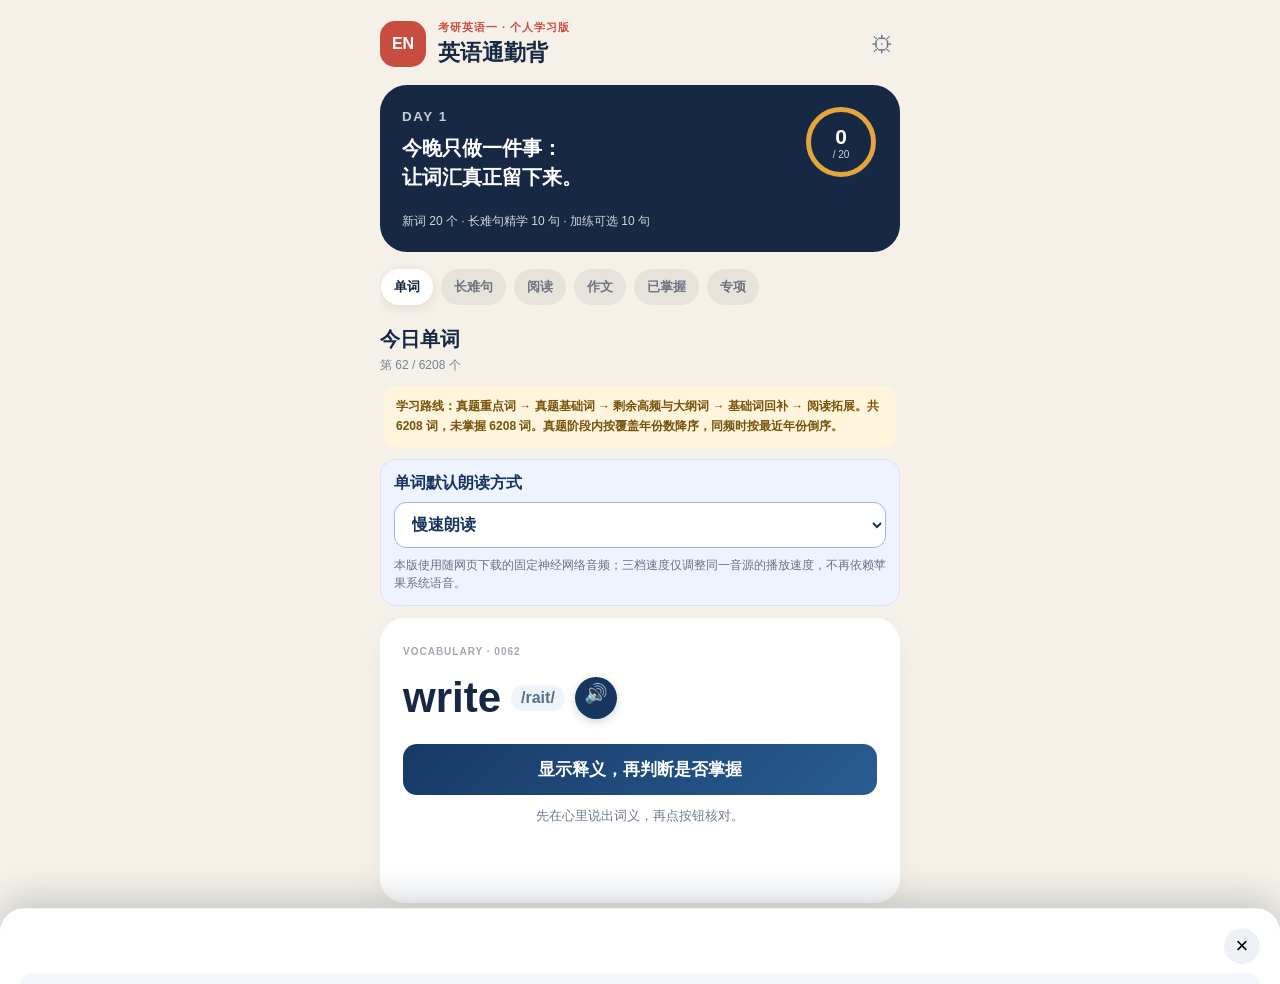
<file: index.html>
<!doctype html>
<html lang="zh-CN">
<head>
<meta charset="utf-8">
<meta name="viewport" content="width=device-width,initial-scale=1,viewport-fit=cover">
<meta name="theme-color" content="#172844">
<meta name="apple-mobile-web-app-capable" content="yes">
<meta name="apple-mobile-web-app-status-bar-style" content="black-translucent">
<meta name="apple-mobile-web-app-title" content="英语通勤背">
<title>考研英语一 · 通勤背</title>
<link rel="manifest" href="./manifest.webmanifest">
<link rel="icon" href="./icon.svg">
<link rel="stylesheet" href="./styles.css">
<link rel="stylesheet" href="./content-upgrade.css">
<link rel="stylesheet" href="./audio-upgrade.css">
<link rel="stylesheet" href="./wife-upgrade.css">
<link rel="stylesheet" href="./tap-dictionary.css">
<link rel="stylesheet" href="./layout-fix.css">
<link rel="stylesheet" href="./queue-fix.css">
<link rel="stylesheet" href="./word-auto-read.css">
<link rel="stylesheet" href="./exam-priority-ui.css">
<link rel="stylesheet" href="./word-inline-controls.css">
<link rel="stylesheet" href="./recall-layout.css">
<link rel="stylesheet" href="./offline-cache.css">
<link rel="stylesheet" href="./special-study.css">
</head>
<body>
<main class="page">
<header>
<div class="brand">EN</div>
<div>
<p>考研英语一 · 个人学习版</p>
<h1>英语通勤背</h1>
</div>
<button id="setting" class="gear">⚙</button>
</header>
<section class="hero">
<div>
<small id="today">DAY 1</small>
<h2>今晚只做一件事：<br>让词汇真正留下来。</h2>
</div>
<div class="ring">
<b id="done">0</b>
<span>/ 20</span>
</div>
<p id="tip">新词 20 个 · 长难句精学 10 句 · 加练可选 10 句</p>
</section>
<nav id="nav">
<button data-page="words" class="on">单词</button>
<button data-page="sentences">长难句</button>
<button data-page="reading">阅读</button>
<button data-page="writing">作文</button>
<button data-page="mastered">已掌握</button>
<button data-page="specialStudy">专项</button>
</nav>
<section id="words" class="screen">
<div class="section-head">
<div>
<h2>今日单词</h2>
<p id="wordProgress">第 1 / 5529 个</p>
</div>
<button id="listenWord" class="audio">🔊 ×3</button>
</div>
<article class="card word">
<small id="wordNo">VOCABULARY · 001</small>
<h3 id="word">acquire</h3>
<b id="phonetic">/əˈkwaɪə(r)/</b>
<h4 id="meaning">v. 获得；习得</h4>
<p id="note" class="note">
</p>
<button id="listenExample" class="quote">
<strong id="example">
</strong>
<span id="translation">
</span>
<em>点此朗读例句</em>
</button>
<div class="actions">
<button data-mark="again" class="red">不会</button>
<button data-mark="hard" class="yellow">模糊</button>
<button data-mark="master" class="green">掌握</button>
</div>
</article>
<p class="rule">点击“不会”或“模糊”的词会留在当前阶段继续出现；点击“掌握”后跳过。标记结果仅保存在本机。</p>
</section>
<section id="sentences" class="screen hide">
<div class="section-head">
<div>
<h2>长难句精学</h2>
<p>建议每天精学 10 句；剩余为加练</p>
</div>
<button id="nextSentence" class="audio">下一句</button>
</div>
<article class="card">
<small id="sentenceTag">精学 1 / 10</small>
<h3 id="sentenceEn" class="sentence">
</h3>
<div class="analysis">
<b>① 主干</b>
<p id="sentenceMain">
</p>
<b>② 结构拆解</b>
<p id="sentenceStructure">
</p>
<b>③ 译文</b>
<p id="sentenceZh">
</p>
<b>④ 朗读断句</b>
<p id="sentenceRead">
</p>
</div>
<button id="listenSentence" class="wide-audio">🔊 听一句</button>
</article>
<p class="rule">这些句子为原创考研英语一风格训练句；真题短摘录只用于标注语感来源，不替代原卷精读。</p>
</section>
<section id="reading" class="screen hide">
<div class="section-head">
<div>
<h2>阅读精析</h2>
<p>真题主题训练 · 原创短文与解析</p>
</div>
<button id="nextReading" class="audio">换主题</button>
</div>
<article class="card">
<small id="readingTag">
</small>
<h3 id="readingTitle">
</h3>
<p id="readingText" class="reading-text">
</p>
<div class="analysis">
<b>短摘录（来自你提供的真题）</b>
<p id="excerpt">
</p>
<b>阅读抓手</b>
<p id="readingGuide">
</p>
<b>高频词</b>
<p id="readingWords">
</p>
</div>
</article>
</section>
<section id="writing" class="screen hide">
<div class="section-head">
<div>
<h2>作文背诵库</h2>
<p>按自己的节奏背，不强制一天一篇</p>
</div>
<button id="nextEssay" class="audio">换一篇</button>
</div>
<article class="card">
<small id="essayTag">
</small>
<h3 id="essayTitle">
</h3>
<p id="essayText" class="essay">
</p>
<div class="analysis">
<b>可直接替换的骨架</b>
<p id="essayFrame">
</p>
<b>建议背法</b>
<p>第一天听读、理解和划分三段；第二天遮住中文复述；第三天默写并替换主题词。</p>
</div>
<button id="listenEssay" class="wide-audio">🔊 听范文</button>
</article>
</section>
<section id="mastered" class="screen hide">
<div class="section-head">
<div>
<h2>已掌握词表</h2>
<p id="masteredCount">0 个</p>
</div>
<button id="resetProgress" class="audio">清空进度</button>
</div>
<article class="card">
<div id="masteredList" class="chips">暂未掌握单词。先完成今天的词卡。</div>
</article>
</section>
<section id="specialStudy" class="screen hide special-study-screen">
<div class="section-head">
<div><h2>专项学习中心</h2><p>词根词缀 · 作文话题 · 英译汉 · 卫生综合</p></div>
</div>
<div class="special-tabs" role="tablist">
<button class="on" data-special="roots">词根词缀</button>
<button data-special="topics">话题词汇</button>
<button data-special="translation">英译汉</button>
<button data-special="medical">卫生综合</button>
</div>
<div class="study-actions special-primary-links">
<a class="primary" href="./english-expansion.html">英语一词根与话题真题扩展</a>
<a class="primary" href="./medical353.html">353章节知识与题库</a>
</div>
<article id="specialPanel" class="card special-panel" aria-live="polite"></article>
</section>
<section id="settings" class="modal hide">
<div class="modal-body">
<button id="close" class="close">×</button>
<h2>学习设置</h2>
<label>每日新词 <select id="goal">
<option>10</option>
<option selected>20</option>
<option>30</option>
<option>50</option>
</select> 个</label>
<p>当前收录 5529 个考研英语大纲词头，按综合语料词频学习；既有学习记录会自动迁移。</p>
<p>真题模块仅放少量必要摘录，其余为原创改写、分析和范文。</p>
<div class="offline-cache-box"><b>离线使用</b><p id="offlineCacheStatus">正在检查缓存状态…</p><button id="offlineCacheToggle">清理离线文件缓存</button><p>清理缓存不会删除背词进度；以后仍想离线使用，可在这里重新开启。</p></div>
</div>
</section>
</main>
<script src="./vocabulary-data.js">
</script>
<script src="./app.js">
</script>
<script src="./content-upgrade.js">
</script>
<script src="./audio-upgrade.js">
</script>
<script src="./wife-upgrade.js">
</script>
<script src="./tap-dictionary.js">
</script>
<script src="./vocabulary-ui.js">
</script>
<script src="./base-extras.js"></script>
<script src="./exam-priority-data.js"></script>
<script src="./priority-order.js"></script>
<script src="./top-reading.js"></script>
<script src="./word-auto-read.js"></script>
<script src="./exam-priority-ui.js"></script>
<script src="./queue-fix.js">
</script>
<script src="./phonetic-data.js"></script>
<script src="./word-inline-controls.js"></script>
<script src="./full-dictionary-data.js"></script>
<script src="./dictionary-expansion.js"></script>
<script src="./recall-layout.js"></script>
<script src="./offline-cache.js"></script>
<script src="./fixed-audio.js"></script>
<script src="./special-study.js"></script>
</body>
</html>
</file>
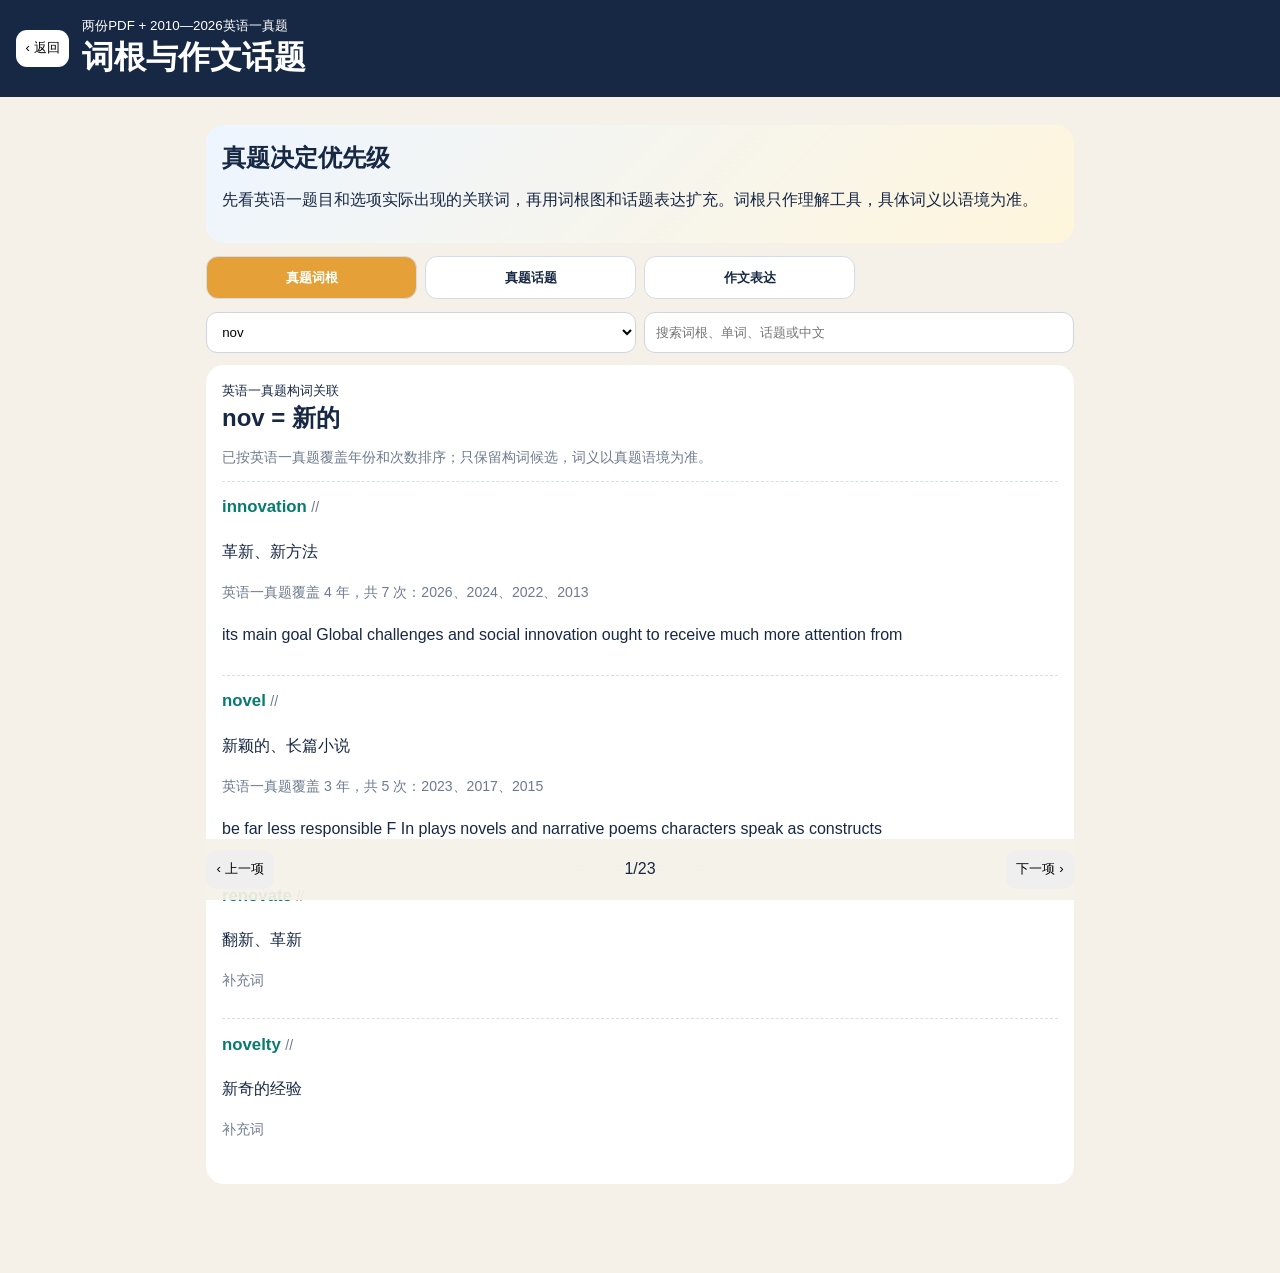
<file: english-expansion.html>
<!doctype html><html lang="zh-CN"><head><meta charset="utf-8"><meta name="viewport" content="width=device-width,initial-scale=1,viewport-fit=cover"><title>英语一词根与话题真题扩展</title><link rel="stylesheet" href="study-detail.css"></head><body><header><button onclick="history.back()">‹ 返回</button><div><small>两份PDF + 2010—2026英语一真题</small><h1>词根与作文话题</h1></div></header><main><section class="hero"><h2>真题决定优先级</h2><p>先看英语一题目和选项实际出现的关联词，再用词根图和话题表达扩充。词根只作理解工具，具体词义以语境为准。</p></section><div class="tabs"><button class="on" data-tab="roots">真题词根</button><button data-tab="topics">真题话题</button><button data-tab="source">作文表达</button></div><div class="tools"><select id="chooser"></select><input id="search" placeholder="搜索词根、单词、话题或中文"></div><section id="content"></section><div class="pager"><button id="prev">‹ 上一项</button><span id="pageInfo"></span><button id="next">下一项 ›</button></div></main><script src="english-expansion-data.js"></script><script src="english-expansion.js"></script></body></html>
</file>
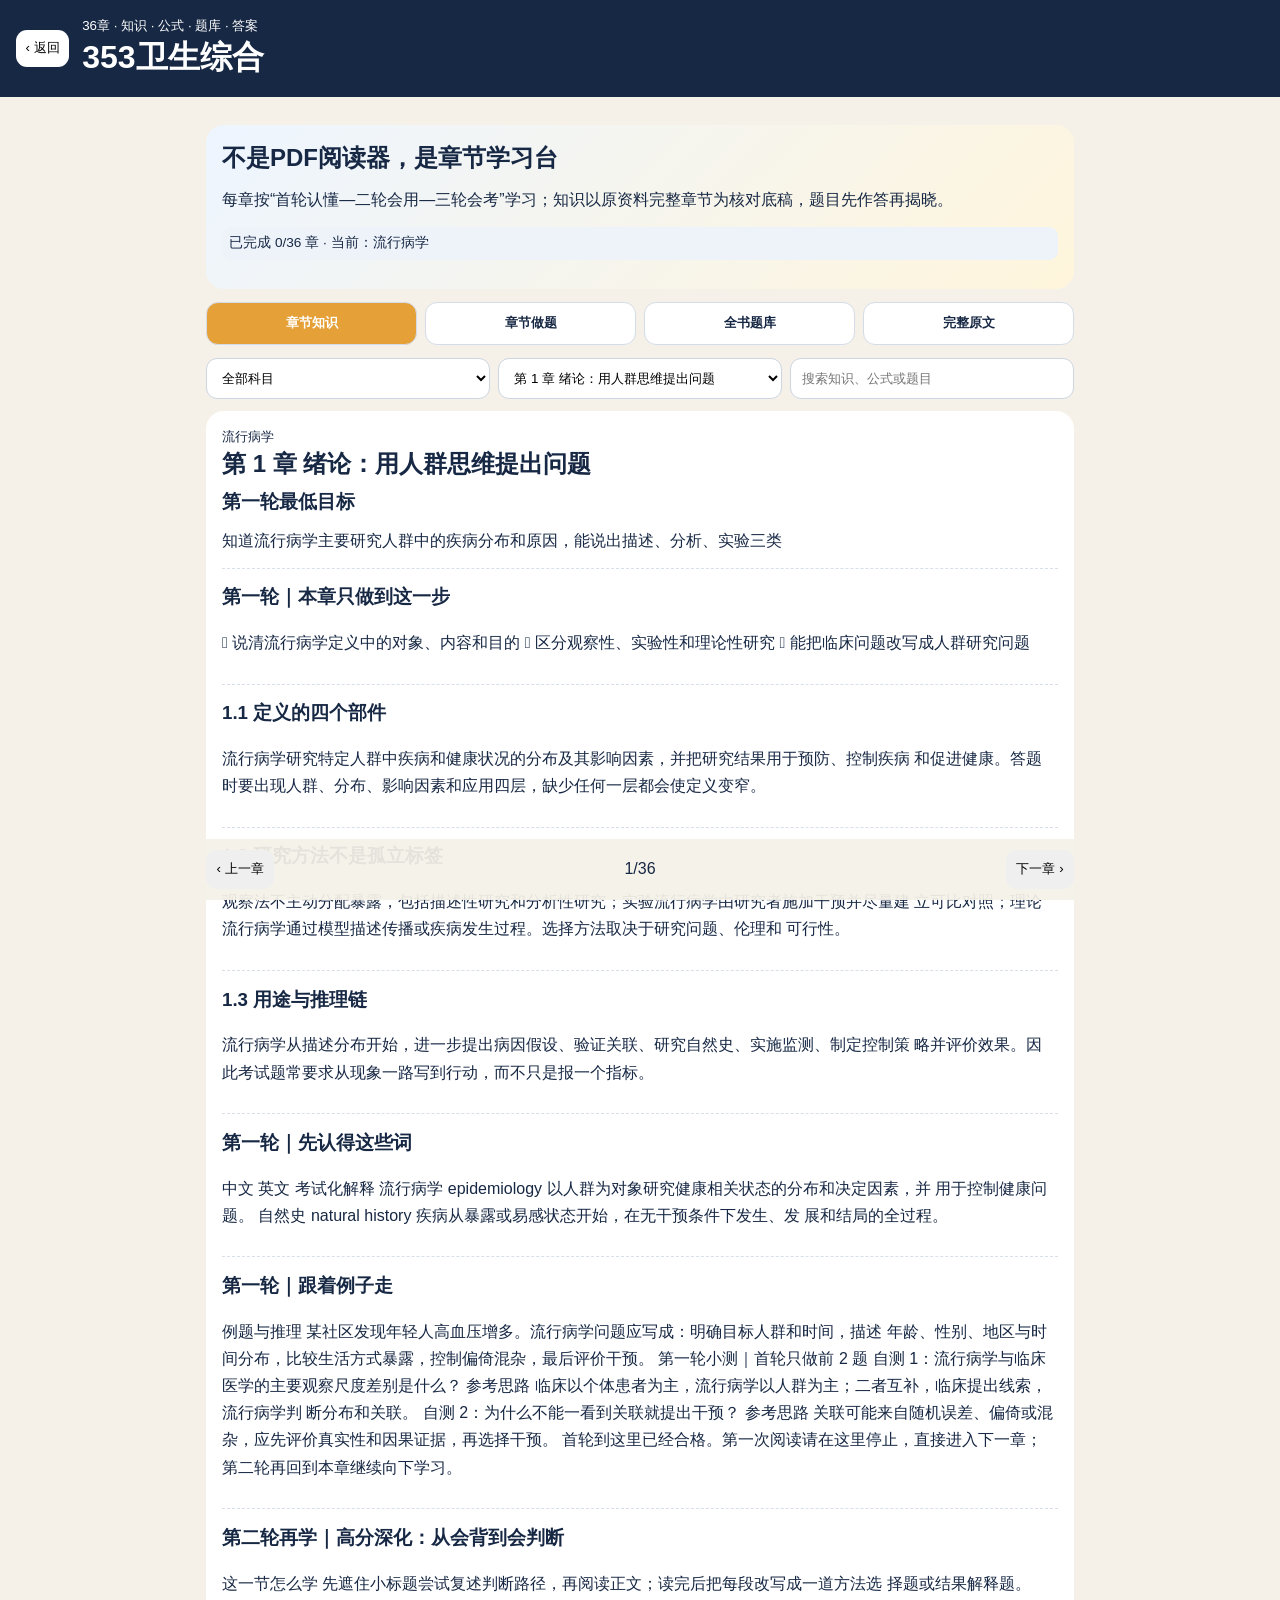
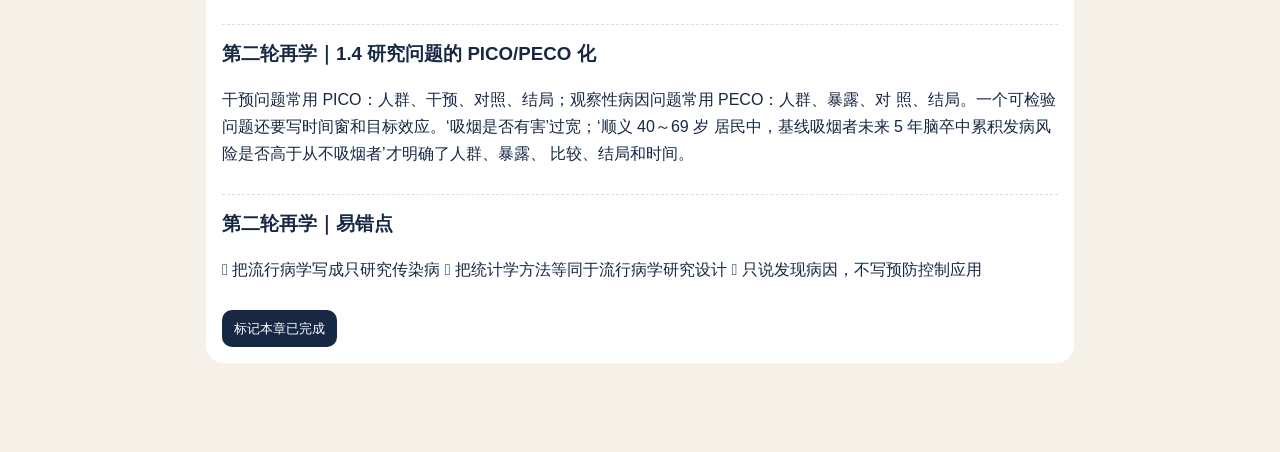
<file: medical353.html>
<!doctype html><html lang="zh-CN"><head><meta charset="utf-8"><meta name="viewport" content="width=device-width,initial-scale=1,viewport-fit=cover"><title>353卫生综合分层学习</title><link rel="stylesheet" href="study-detail.css"></head><body><header><button onclick="history.back()">‹ 返回</button><div><small>36章 · 知识 · 公式 · 题库 · 答案</small><h1>353卫生综合</h1></div></header><main><section class="hero"><h2>不是PDF阅读器，是章节学习台</h2><p>每章按“首轮认懂—二轮会用—三轮会考”学习；知识以原资料完整章节为核对底稿，题目先作答再揭晓。</p><p id="progress" class="status"></p></section><div class="tabs"><button class="on" data-tab="knowledge">章节知识</button><button data-tab="questions">章节做题</button><button data-tab="bank">全书题库</button><button data-tab="raw">完整原文</button></div><div class="tools"><select id="subject"><option value="全部">全部科目</option><option>流行病学</option><option>卫生统计学</option><option>社会医学</option></select><select id="chapter"></select><input id="search" placeholder="搜索知识、公式或题目"></div><section id="content"></section><div class="pager"><button id="prev">‹ 上一章</button><span id="pageInfo"></span><button id="next">下一章 ›</button></div></main><script src="medical353-data.js"></script><script src="medical353.js"></script></body></html>
</file>
<file: styles.css>
:root{--ink:#172844;--paper:#f5f1e9;--red:#c94c41;--gold:#e3a63d;--line:#e8e1d6;--muted:#758092}*{box-sizing:border-box}body{margin:0;background:var(--paper);font-family:-apple-system,BlinkMacSystemFont,"PingFang SC","Microsoft YaHei",sans-serif;color:var(--ink)}button,select{font:inherit}button{border:0;cursor:pointer}.page{width:min(100% - 28px,520px);margin:auto;padding:max(20px,env(safe-area-inset-top)) 0 calc(35px + env(safe-area-inset-bottom))}header{display:flex;gap:12px;align-items:center}.brand{display:grid;place-items:center;width:46px;height:46px;border-radius:15px;background:var(--red);color:#fff;font-weight:900}header p{margin:0;color:var(--red);font-size:11px;font-weight:800;letter-spacing:.09em}header h1{margin:3px 0 0;font-size:22px}.gear{margin-left:auto;background:none;font-size:23px;color:#687486}.hero{margin-top:17px;padding:22px;border-radius:27px;background:var(--ink);color:#fff;display:grid;grid-template-columns:1fr 72px;gap:10px}.hero small{letter-spacing:.12em;color:#c6cdd8;font-weight:800}.hero h2{font-size:20px;line-height:1.45;margin:9px 0}.hero p{grid-column:1/-1;margin:2px 0 0;color:#d2d8e1;font-size:12px}.ring{width:70px;height:70px;border:5px solid var(--gold);border-radius:50%;display:grid;place-content:center;text-align:center}.ring b{font-size:21px}.ring span{font-size:10px;color:#ccd2db}nav{display:flex;gap:8px;overflow:auto;padding:17px 1px 13px}nav button{white-space:nowrap;border-radius:18px;padding:9px 13px;background:#e8e3da;color:#6e7480;font-size:13px;font-weight:800}nav button.on{background:#fff;color:var(--ink);box-shadow:0 3px 12px #b9b0a555}.section-head{display:flex;align-items:center;justify-content:space-between;margin:8px 0 12px}.section-head h2{margin:0;font-size:20px}.section-head p{margin:4px 0 0;color:var(--muted);font-size:12px}.audio,.wide-audio{background:#fff2ea;color:#a43d32;border-radius:13px;padding:10px;font-size:12px;font-weight:800}.card{background:#fff;border-radius:25px;padding:23px;box-shadow:0 10px 28px #594a2a10}.card small{color:#a2a8b0;letter-spacing:.1em;font-weight:800;font-size:10px}.word h3{font-size:42px;margin:12px 0 6px}.word>b{color:var(--red);font-size:16px}.word h4{font-size:20px;margin:23px 0 8px}.note{padding:10px 12px;margin:0;background:#fff8e9;border-radius:12px;color:#795b1c;font-size:13px;line-height:1.6}.quote{display:block;width:100%;padding:17px 0 0 14px;margin-top:18px;background:none;border-left:4px solid var(--gold);text-align:left;color:var(--ink)}.quote strong{display:block;font-size:16px;line-height:1.65}.quote span{display:block;margin-top:3px;font-size:13px;color:var(--muted);line-height:1.55}.quote em{display:block;margin-top:7px;font-style:normal;color:#b58a38;font-size:11px}.actions{display:grid;grid-template-columns:repeat(3,1fr);gap:9px;margin-top:22px}.actions button{padding:15px 3px;border-radius:14px;font-weight:800}.red{color:#af4035;background:#fff0ed}.yellow{color:#865500;background:#fff5df}.green{color:#17633c;background:#e8f7ee}.rule{font-size:12px;line-height:1.7;color:#858c97;margin:13px 6px}.sentence{font-size:22px;line-height:1.5;margin:13px 0 19px}.analysis{border-top:1px solid var(--line);margin-top:13px;padding-top:14px}.analysis b{color:var(--red);font-size:13px}.analysis p{font-size:14px;line-height:1.75;margin:5px 0 14px}.wide-audio{width:100%;margin-top:5px}.reading-text,.essay{white-space:pre-line;line-height:1.85;color:#333e50;font-size:15px}.chips{display:flex;gap:8px;flex-wrap:wrap;color:#758092;font-size:14px}.chip{background:#e9f6ed;color:#17633c;border-radius:999px;padding:7px 10px;font-weight:700}.hide{display:none}.modal{position:fixed;inset:0;background:#17284499;padding:80px 16px 20px;z-index:5}.modal-body{position:relative;max-width:480px;margin:auto;background:#fff;border-radius:25px;padding:25px;line-height:1.8;color:#667085;font-size:14px}.modal h2{margin:0 0 15px;color:var(--ink)}.modal label{display:block;color:var(--ink);font-weight:800}.modal select{margin:0 6px;padding:5px;border-radius:8px;border:1px solid #ddd}.close{position:absolute;right:14px;top:9px;background:none;color:#718096;font-size:28px}@media(max-width:360px){.page{width:min(100% - 20px,520px)}.hero h2{font-size:18px}.word h3{font-size:37px}}
</file>
<file: content-upgrade.css>
.translation-block {
  margin: 14px 0 18px;
  padding: 15px 16px;
  border-radius: 16px;
  background: #f3f6fa;
  border-left: 4px solid #172844;
}

.translation-block b {
  display: block;
  margin-bottom: 7px;
  color: #c94c41;
  font-size: 13px;
}

.translation-block p {
  margin: 0;
  color: #4c586b;
  font-size: 14px;
  line-height: 1.8;
  white-space: pre-line;
}

#readingText {
  padding: 15px 16px;
  border-radius: 16px;
  background: #fff9ed;
  border-left: 4px solid #e3a63d;
  color: #172844;
  font-size: 17px;
  line-height: 1.85;
}

#essayText {
  font-size: 16px;
  line-height: 1.9;
}
</file>
<file: audio-upgrade.css>
.audio-hint {
  margin: 9px 5px 0;
  color: #8a93a1;
  font-size: 11px;
  line-height: 1.6;
  text-align: center;
}

.wide-audio:active,
.audio:active,
.quote:active {
  transform: scale(.985);
  opacity: .82;
}
</file>
<file: wife-upgrade.css>
.speech-panel{margin:12px 0;padding:13px;border-radius:16px;background:#eef4ff;border:1px solid #d7e3fb}.speech-title{font-weight:800;color:#16345f;margin-bottom:8px}.speech-buttons{display:flex;gap:8px;flex-wrap:wrap}.speech-mode,.slow-read{border:1px solid #9fb8df;background:white;color:#17335d;border-radius:999px;padding:9px 13px;font-weight:700}.speech-mode.active{background:#173967;color:white}.speech-note{font-size:12px;color:#667085;margin-top:8px;line-height:1.5}.collocations{margin:14px 0 0;padding:13px;border-radius:14px;background:#fff8e8;border-left:4px solid #e7a530}.collocations h4,.deep-analysis h4,.essay-blueprint h4{margin:0 0 8px;color:#17345f}.collocation-chip{display:inline-block;margin:4px 5px 2px 0;padding:6px 9px;border-radius:10px;background:white;color:#473511;font-weight:650}.translation-focus{margin:14px 0;padding:14px;border-radius:14px;background:#eaf8f3;border-left:4px solid #1a9b78}.translation-focus strong{display:block;color:#08785c;margin-bottom:6px}.deep-analysis{margin-top:14px;padding:15px;border-radius:16px;background:#fff;border:1px solid #dfe5ed}.analysis-step{margin:10px 0;padding:10px 12px;border-radius:12px;background:#f6f8fb;line-height:1.65}.analysis-step b{display:block;color:#df6f37;margin-bottom:3px}.essay-blueprint{margin-top:15px;padding:15px;border-radius:16px;background:#f7f2ff;border:1px solid #e0d4f3}.function-row{margin:9px 0;padding:10px;border-radius:11px;background:white}.function-label{display:inline-block;margin-bottom:5px;padding:3px 7px;border-radius:6px;background:#f4a62a;color:white;font-size:12px;font-weight:800}.template-en{font-size:17px;font-weight:650;line-height:1.65;color:#162947}.slot{color:#087f72;background:#dff5ee;border-radius:4px;padding:0 3px}.replacement-table{width:100%;border-collapse:collapse;margin-top:9px;font-size:13px}.replacement-table th,.replacement-table td{border:1px solid #ded7ed;padding:8px;text-align:left;vertical-align:top}.replacement-table th{background:#ede4fa}.essay-annotation{line-height:1.9}.essay-annotation p{margin:8px 0}.audio-inline{display:flex;gap:8px;margin-top:9px;flex-wrap:wrap}@media(max-width:430px){.template-en{font-size:16px}.replacement-table{font-size:12px}}
</file>
<file: tap-dictionary.css>
.tap-word{cursor:pointer;border-bottom:1px dotted #7393bd;border-radius:3px;padding:0 1px;-webkit-tap-highlight-color:rgba(35,105,180,.18)}.tap-word:active{background:#dcecff}.word-sheet-mask{position:fixed;inset:0;background:rgba(9,22,42,.42);z-index:9998;display:none}.word-sheet-mask.show{display:block}.word-sheet{position:fixed;left:0;right:0;bottom:0;z-index:9999;background:#fff;border-radius:24px 24px 0 0;padding:20px 20px calc(22px + env(safe-area-inset-bottom));box-shadow:0 -10px 35px rgba(14,33,62,.2);transform:translateY(105%);transition:transform .22s ease;max-height:70vh;overflow:auto}.word-sheet.show{transform:translateY(0)}.word-sheet-head{display:flex;justify-content:space-between;align-items:flex-start}.word-sheet h3{font-size:30px;margin:0;color:#142d52}.word-sheet .base{font-size:13px;color:#728096;margin:4px 0 13px}.word-sheet .meaning{font-size:18px;font-weight:800;color:#173a66;line-height:1.6}.word-sheet .explain{margin-top:9px;padding:11px 13px;border-radius:12px;background:#f3f6fa;color:#4c5d73;line-height:1.65}.word-sheet-close{border:0;background:#edf1f6;border-radius:50%;width:36px;height:36px;font-size:22px}.word-sheet-audio{margin-top:13px;border:0;border-radius:12px;background:#173967;color:#fff;padding:10px 15px;font-weight:750}.collocation-item{display:block;margin:7px 0;padding:9px 11px;border-radius:11px;background:#fff}.collocation-item b{display:block;color:#45330e}.collocation-item small{display:block;margin-top:3px;color:#7b6540;font-size:13px}.ios-voice-help{margin-top:10px;padding:10px;border-radius:11px;background:#fff;color:#56657a;font-size:13px;line-height:1.7}.ios-voice-help summary{font-weight:800;color:#173967;cursor:pointer}
</file>
<file: layout-fix.css>
/* Keep tappable words visually identical to normal prose. */
.tap-word,
.quote .tap-word,
.sentence .tap-word,
.reading-text .tap-word,
.essay .tap-word {
  display: inline !important;
  margin: 0 !important;
  padding: 0 !important;
  border: 0 !important;
  color: inherit !important;
  font: inherit !important;
  line-height: inherit !important;
  text-decoration: none !important;
  cursor: pointer;
}

.tap-word:active {
  background: #dcecff;
}
</file>
<file: queue-fix.css>
.vocabulary-scope-notice{margin:0 4px 12px;padding:10px 12px;border-radius:12px;background:#fff4dc;color:#77530c;font-weight:700}.actions button:disabled{opacity:.45;cursor:not-allowed}
</file>
<file: word-auto-read.css>
.word-speech-panel{display:block}
.word-speech-label{display:block;font-weight:800;color:#16345f;margin-bottom:8px}
.word-speech-select{width:100%;min-height:46px;padding:10px 42px 10px 13px;border:1px solid #9fb8df;border-radius:12px;background:#fff;color:#17335d;font-size:16px;font-weight:750}
</file>
<file: exam-priority-ui.css>
.exam-source-card{margin:14px 0;padding:14px;border-radius:16px;background:#eef8f4;border:1px solid #cce7dc;color:#233a35}.exam-source-card h4{margin:0 0 9px;color:#08785c}.exam-source-card p{margin:7px 0;line-height:1.55}.exam-frequency{font-size:16px}.exam-dictionary{margin:10px 0;padding:10px 12px;border-radius:12px;background:white}.exam-dictionary b,.exam-dictionary span{display:block}.exam-dictionary span{margin-top:4px;line-height:1.6}.exam-source-card summary{cursor:pointer;font-weight:800;color:#173967;margin:8px 0}.exam-source-card ul{padding-left:18px}.exam-source-card li{margin:9px 0}.exam-source-card li b,.exam-source-card li span{display:block}.exam-source-card li span{margin-top:3px;line-height:1.55;color:#465d57}.exam-source-card small{display:block;margin-top:9px;line-height:1.5;color:#667a75}
</file>
<file: word-inline-controls.css>
.word-title-controls{display:flex;align-items:center;gap:10px;flex-wrap:wrap;margin:13px 0 8px}.word-title-controls #word{margin:0;line-height:1.25}.word-title-controls #phonetic{margin:0;color:#57708c;font-size:16px;background:#eef4fa;border-radius:999px;padding:4px 10px}.word-title-controls #listenWord{width:42px;height:42px;min-width:42px;border-radius:50%;padding:0;font-size:0;display:inline-grid;place-items:center;background:#17365f;color:#fff;box-shadow:0 3px 8px #17365f33}.word-title-controls #listenWord::before{content:'🔊';font-size:19px}.word-title-controls #listenWord:active{transform:scale(.94)}#words>.section-head>.audio{display:none}.word-title-controls+.slow-read,[data-slow-for="listenWord"]{display:none!important}
</file>
<file: recall-layout.css>
.recall-toggle{width:100%;margin:12px 0 4px;background:linear-gradient(135deg,#173967,#285d91);color:#fff;border:0;border-radius:14px;padding:14px;font-size:17px;font-weight:800}.word.recall-hidden #meaning,.word.recall-hidden #note,.word.recall-hidden #listenExample,.word.recall-hidden .collocations,.word.recall-hidden #exam-source-card,.word.recall-hidden .actions{display:none!important}.word.recall-hidden{min-height:285px}.word-answer-hint{text-align:center;color:#6e7c90;font-size:13px;margin:8px 0}.word.recall-hidden .word-answer-hint{display:block}.word:not(.recall-hidden) .word-answer-hint{display:none}.exam-source-card li span{display:block;line-height:1.75;overflow-wrap:normal;word-break:normal}.context-gloss{display:block;margin-top:7px;padding:8px 10px;border-radius:9px;background:#f4f7fb;color:#4d6078;font-size:13px;line-height:1.65}.context-gloss b{color:#173967}.word-sheet .meaning{white-space:pre-line}@media(max-width:520px){.card.word{padding:16px}.word-title-controls{gap:7px}.word-title-controls #word{font-size:34px}.word-title-controls #phonetic{font-size:14px;max-width:55%;overflow-wrap:anywhere}.word-title-controls #listenWord{margin-left:auto}.actions{position:sticky;bottom:calc(6px + env(safe-area-inset-bottom));z-index:8;background:#fff;padding:9px 0 3px;box-shadow:0 -8px 14px #fff}}
</file>
<file: offline-cache.css>
.offline-cache-box{margin-top:16px;padding:13px;border-radius:14px;background:#eef5fb}.offline-cache-box b{display:block;color:#173967}.offline-cache-box p{font-size:13px;color:#5d6f84;line-height:1.6}.offline-cache-box button{width:100%;border:0;border-radius:11px;padding:11px;background:#536b87;color:#fff;font-weight:750}
</file>
<file: special-study.css>
.special-study-screen{padding-bottom:6rem}.special-tabs{display:grid;grid-template-columns:repeat(2,1fr);gap:.55rem;margin:0 0 .9rem}.special-tabs button{border:1px solid #d9e1ec;background:#fff;color:#243858;border-radius:14px;padding:.8rem .45rem;font-weight:700}.special-tabs button.on{background:#172844;color:#fff;border-color:#172844}.special-panel{padding:1rem}.special-hero{background:linear-gradient(135deg,#eef5ff,#fff8e7);border-radius:16px;padding:1rem;margin-bottom:1rem}.special-hero h3{margin:.15rem 0 .45rem;color:#172844}.special-hero p{margin:.3rem 0;color:#52627a;line-height:1.65}.study-actions{display:flex;gap:.55rem;flex-wrap:wrap;margin:.8rem 0}.study-actions button,.study-actions a{border:0;border-radius:12px;background:#e8eef7;color:#172844;padding:.65rem .8rem;font-weight:700;text-decoration:none}.study-actions .primary{background:#e7a337;color:#fff}.study-filter{width:100%;box-sizing:border-box;border:1px solid #ced8e6;border-radius:12px;padding:.75rem;margin:.3rem 0 .8rem;font-size:1rem}.study-card{border:1px solid #e2e7ee;border-radius:15px;padding:.9rem;margin:.7rem 0;background:#fff}.study-card h4{margin:0 0 .45rem;color:#182b49;font-size:1.08rem}.study-card p{margin:.32rem 0;line-height:1.65}.morpheme{display:inline-block;background:#fff1cc;color:#9a5a00;border-radius:7px;padding:.08rem .35rem;font-weight:800}.example-word{font-size:1.08rem;font-weight:800;color:#187b72}.zh-small{font-size:.9rem;color:#68778c}.translation-en{font-size:1.05rem;line-height:1.75;font-weight:650;color:#172844}.translation-answer{display:none;margin-top:.65rem;border-top:1px dashed #d9dee7;padding-top:.65rem}.translation-answer.show{display:block}.structure-line{background:#f3f6fa;border-radius:9px;padding:.55rem;margin:.45rem 0}.layer-badges{display:flex;gap:.4rem;flex-wrap:wrap}.layer-badges span{font-size:.8rem;background:#edf3fb;color:#38506e;border-radius:999px;padding:.28rem .55rem}.source-reader{white-space:pre-wrap;max-height:55vh;overflow:auto;background:#f7f8fa;border-radius:12px;padding:.85rem;line-height:1.65;font-size:.92rem}.page-nav{display:flex;align-items:center;justify-content:space-between;gap:.5rem}.page-nav button{border:0;border-radius:10px;padding:.55rem .75rem}.topic-pair{padding:.6rem 0;border-bottom:1px dotted #d9dee7}.topic-pair:last-child{border-bottom:0}.topic-pair strong{display:block;color:#172844;line-height:1.55}.topic-pair span{display:block;color:#6b7789;font-size:.9rem;margin-top:.18rem}.method-steps{counter-reset:step;padding:0}.method-steps li{list-style:none;margin:.55rem 0;padding:.65rem .7rem .65rem 2.7rem;background:#f5f7fa;border-radius:11px;position:relative;line-height:1.55}.method-steps li:before{counter-increment:step;content:counter(step);position:absolute;left:.7rem;top:.62rem;width:1.35rem;height:1.35rem;background:#172844;color:#fff;border-radius:50%;display:grid;place-items:center;font-size:.78rem;font-weight:800}@media(min-width:700px){.special-tabs{grid-template-columns:repeat(4,1fr)}.root-grid,.translation-grid{display:grid;grid-template-columns:repeat(2,minmax(0,1fr));gap:.7rem}.study-card{margin:0}}
</file>
<file: study-detail.css>
*{box-sizing:border-box}body{margin:0;background:#f5f1e8;color:#172844;font-family:-apple-system,BlinkMacSystemFont,"Segoe UI","Microsoft YaHei",sans-serif}header{background:#172844;color:#fff;padding:1rem;display:flex;gap:.8rem;align-items:center;position:sticky;top:0;z-index:3}header button{border:0;border-radius:11px;padding:.6rem;background:#fff}header h1,header small{margin:.05rem 0}main{max-width:900px;margin:auto;padding:1rem}.hero,.card{background:#fff;border-radius:18px;padding:1rem;margin:.75rem 0}.hero{background:linear-gradient(135deg,#edf5ff,#fff5dc)}.hero h2{margin:.1rem 0}.tabs{display:grid;grid-template-columns:repeat(2,1fr);gap:.5rem;margin:.8rem 0}.tabs button{border:1px solid #d3dce8;border-radius:12px;background:#fff;padding:.72rem;font-weight:700;color:#172844}.tabs button.on{background:#e5a137;color:#fff}.tools{display:flex;gap:.5rem;flex-wrap:wrap}.tools input,.tools select{flex:1;min-width:140px;border:1px solid #ccd6e2;border-radius:11px;padding:.7rem;background:#fff}.card h2,.card h3{margin:.1rem 0 .55rem}.block{border-top:1px dashed #d8dfe8;padding:.7rem 0;line-height:1.7}.block:first-child{border-top:0}.muted{font-size:.88rem;color:#6d7b8f}.answer{display:none;background:#edf7f3;border-radius:10px;padding:.7rem;margin-top:.5rem;line-height:1.65}.answer.show{display:block}.reveal{border:0;border-radius:10px;background:#172844;color:#fff;padding:.58rem .75rem}.formula{font-family:Georgia,"Times New Roman",serif;background:#fffaf0;border-left:4px solid #e5a137;padding:.6rem;white-space:pre-wrap}.raw{white-space:pre-wrap;line-height:1.7;max-height:65vh;overflow:auto}.word{color:#087b70;font-weight:800;font-size:1.05rem}.pair{padding:.6rem 0;border-bottom:1px dotted #d8dfe8}.pair strong,.pair span{display:block;line-height:1.55}.pair span{color:#6b788a;font-size:.9rem}.pager{position:sticky;bottom:0;background:#f5f1e8ed;padding:.7rem 0;display:flex;justify-content:space-between;align-items:center}.pager button{border:0;border-radius:10px;padding:.65rem}.status{padding:.45rem;border-radius:9px;background:#eef3fa;font-size:.85rem}mark{background:#ffe69b}@media(min-width:700px){.tabs{grid-template-columns:repeat(4,1fr)}}
</file>
